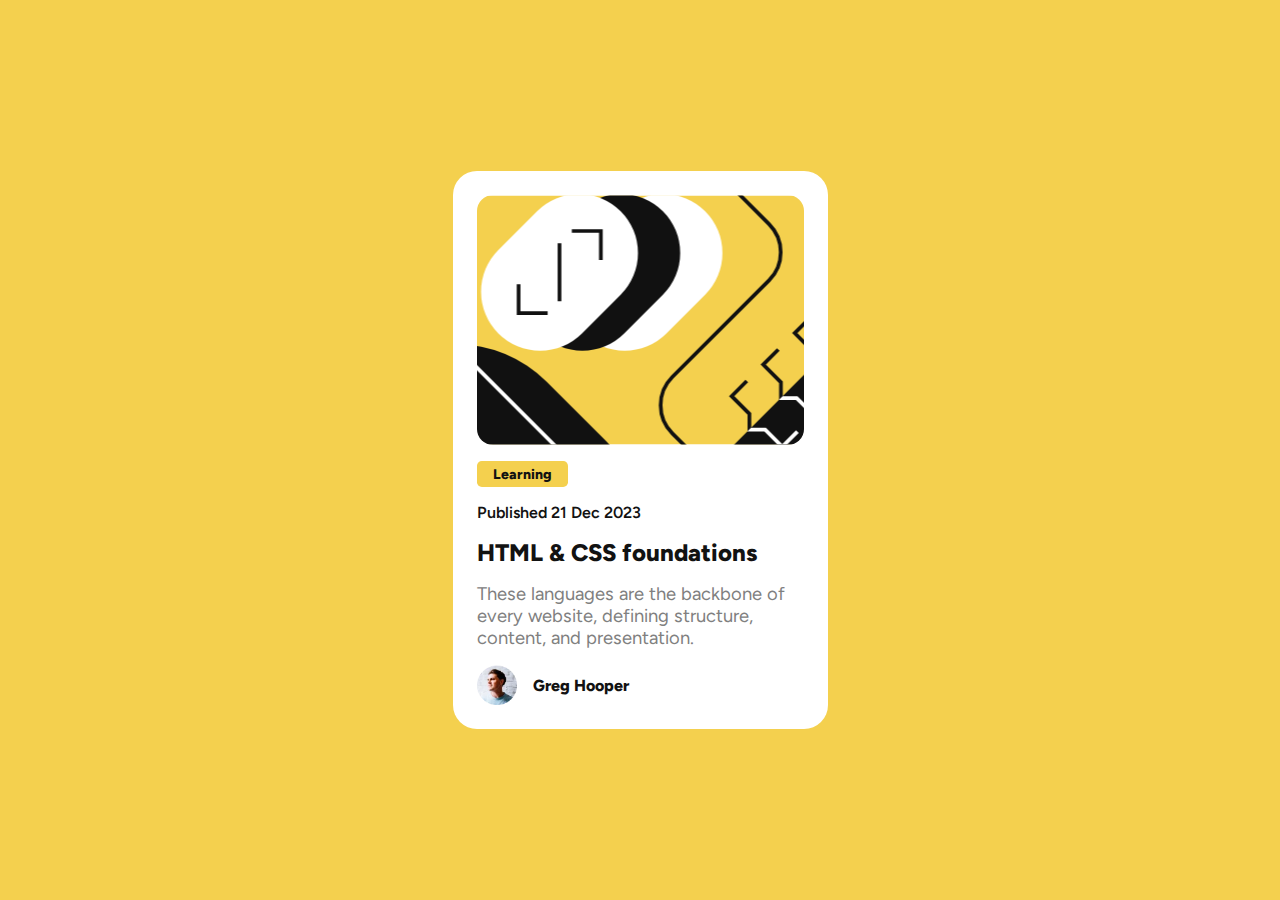
<file: blog-preview-card-main/index.html>
<!DOCTYPE html>
<html lang="en">
<head>
  <meta charset="UTF-8">
  <meta name="viewport" content="width=device-width, initial-scale=1.0"> <!-- displays site properly based on user's device -->

  <link rel="icon" type="image/png" sizes="32x32" href="./assets/images/favicon-32x32.png">
  <link rel="stylesheet" href="index.css">
  <title>Frontend Mentor | Blog preview card</title>

</head>
<body>

  <div class="container">

    <div class="container__img">
      <!-- <img src="./assets/images/illustration-article.svg" alt=""> -->
    </div>

    <h2 class="container__caption">Learning</h2> 
    <p class="container__date margin-block-end">Published 21 Dec 2023</p>
    <h1 class="container__title margin-block-end">HTML & CSS foundations</h1>
    <p class="container__text margin-block-end">These languages are the backbone of every website, defining structure, content, and presentation.
    </p>

    <div class="container__author">
      <div class="container__author-avatar">
        <img src="./assets/images/image-avatar.webp" alt="">
      </div>
      <p class="container__author-name">Greg Hooper</p>
    </div>

  </div>
  
</body>
</html>
</file>
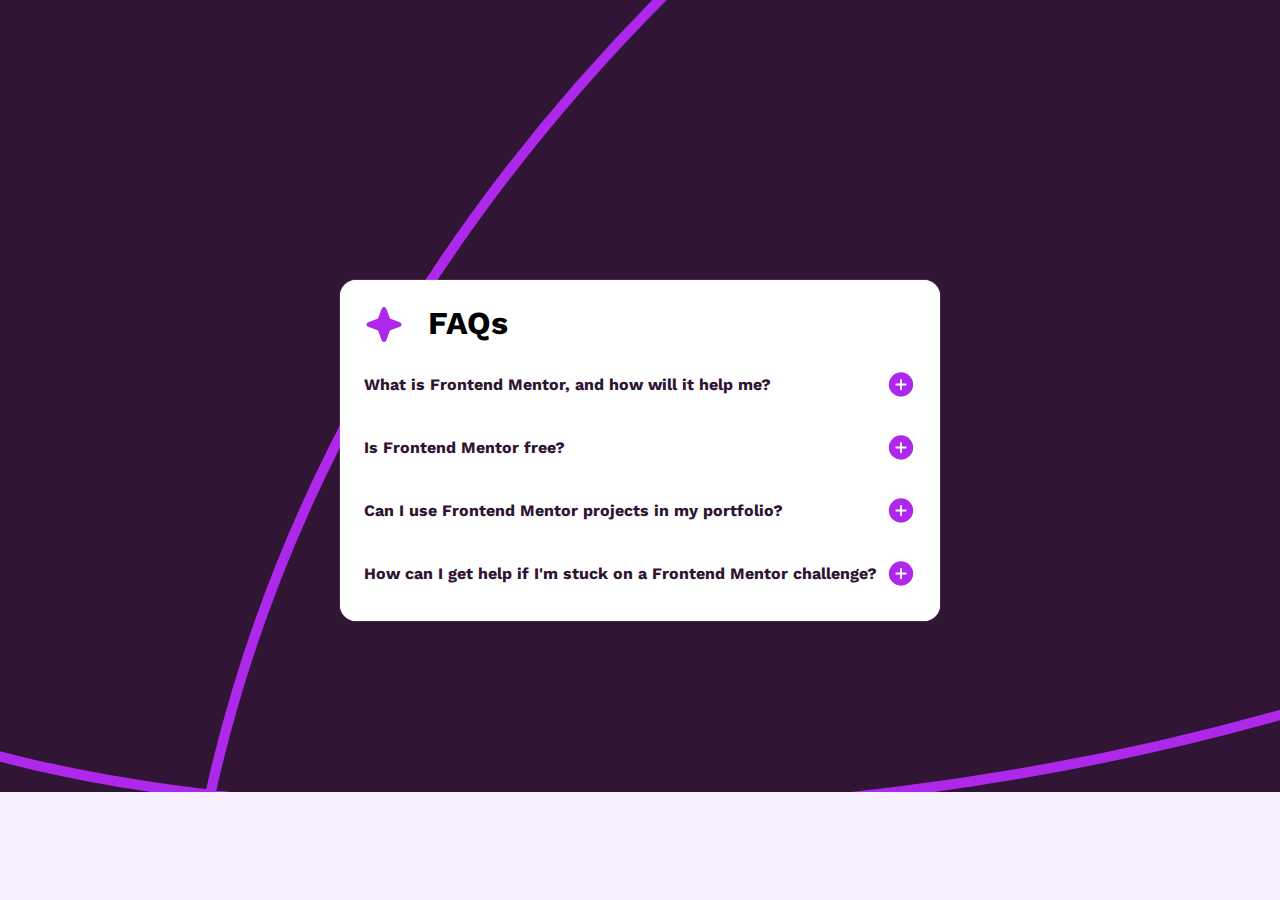
<file: faq-accordion-main/index.html>
<!DOCTYPE html>
<html lang="en">
<head>
  <meta charset="UTF-8">
  <meta name="viewport" content="width=device-width, initial-scale=1.0"> <!-- displays site properly based on user's device -->

  <link rel="icon" type="image/png" sizes="32x32" href="./assets/images/favicon-32x32.png">

  <link rel="stylesheet" href="index.css">
  
  <title>Frontend Mentor | FAQ accordion</title>

</head>
<body>
  <div class="bg-top">
    <img src="./assets/images/background-pattern-mobile.svg" alt="">
  </div>
<div class="card">

  <div class="card__header">
    <img src="./assets/images/icon-star.svg" alt="" class="card__logo">
    <h1 class="card__title">FAQs</h1>
  </div>


  <div class="card__faq">
    <div class="card__questions">
    <h4 class="card__question">What is Frontend Mentor, and how will it help me?</h4>
    <img src="./assets/images/icon-plus.svg" alt="" class="card__accordion-open">
    <img src="./assets/images/icon-minus.svg" alt="" class="card__accordion-close">
    </div>
    <p class="card__answer">Frontend Mentor offers realistic coding challenges to help developers improve their 
  frontend coding skills with projects in HTML, CSS, and JavaScript. It's suitable for 
  all levels and ideal for portfolio building.</p>
  </div>

  <div class="card__faq">
    <div class="card__questions">
    <h4 class="card__question">Is Frontend Mentor free?</h4>
    <img src="./assets/images/icon-plus.svg" alt="" class="card__accordion-open">
    <img src="./assets/images/icon-minus.svg" alt="" class="card__accordion-close">
    </div>
    <p class="card__answer">Yes, Frontend Mentor offers both free and premium coding challenges, with the free 
  option providing access to a range of projects suitable for all skill levels.</p>
  </div>

  <div class="card__faq">
    <div class="card__questions">
    <h4 class="card__question">Can I use Frontend Mentor projects in my portfolio?</h4>
    <img src="./assets/images/icon-plus.svg" alt="" class="card__accordion-open">
    <img src="./assets/images/icon-minus.svg" alt="" class="card__accordion-close">
    </div>
    <p class="card__answer">Yes, you can use projects completed on Frontend Mentor in your portfolio. It's an excellent
  way to showcase your skills to potential employers!</p>
  </div>

  <div class="card__faq">
    <div class="card__questions">
    <h4 class="card__question">How can I get help if I'm stuck on a Frontend Mentor challenge?</h4>
    <img src="./assets/images/icon-plus.svg" alt="" class="card__accordion-open" id="open-answer">
    <img src="./assets/images/icon-minus.svg" alt="" class="card__accordion-close">
    </div>
    <p class="card__answer one">The best place to get help is inside Frontend Mentor's Discord community. There's a help 
  channel where you can ask questions and seek support from other community members.</p>
  </div>

</div>

<script src="./index.js"></script>
</body>
</html>
</file>
<file: blog-preview-card-main/index.css>
@font-face {
    font-family: figtree;
    src: url(./assets/fonts/Figtree-VariableFont_wght.ttf);
}

* {
    padding: 0;
    margin: 0;
    box-sizing: border-box;
}

body {
    font-family: figtree;
    color: hsl(0, 0%, 7%);
    height: 100vh;
    background-color: hsl(47, 88%, 63%);
    display: flex;
    align-items: center;
    justify-content: center;
    padding-inline: 2rem;
}

.container {
    /* max-width: 1440px; */
    max-width: 375px;
    width: 100%;
    padding: 1.5rem;
    background-color: hsl(0, 0%, 100%);
    border-radius: 1.5rem;
}

.container__img {
    /* margin: 0 auto; */
    height: 250px;
    background-image: url(./assets/images/illustration-article.svg);
    background-size: cover;
    background-position: center;
    background-repeat: no-repeat;
    border-radius: 1rem;
}

.container__img img {
    /* display: block; */
    /* width: 100%;
    height: 100%;
    border-radius: 1rem; */
}

.container__caption {
    font-size: .875rem;
    font-weight: 800;
    display: inline-block;
    background-color: hsl(47, 88%, 63%);
    padding: .3rem 1rem;
    margin-block: 1rem;
    border-radius: .3rem;
}

.margin-block-end {
    margin-block-end: 1rem;
}

.container__date {
    font-weight: 600;
}

.container__title {
    font-size: 1.5rem;
    font-weight: 800;
}

.container__text {
    font-size: 1.15rem;
    color: hsl(0, 0%, 50%);
}

.container__author {
    display: flex;
    align-items: center;
    gap: 1rem;
}

.container__author-avatar {
    width: 40px;
    height: 40px;
    border-radius: 50%;
}

.container__author-avatar img {
    width: 100%;
    height: 100%;
}

.container__author-name {
    font-size: 1rem;
    font-weight: 800;
}
</file>
<file: faq-accordion-main/index.css>
@font-face {
  font-family: "Work Sans";
  src: url(./assets/fonts/WorkSans-VariableFont_wght.ttf);
}

* {
  padding: 0;
  margin: 0;
  box-sizing: border-box;
}

body {
    background-color: hsl(275, 100%, 97%);
  position: relative;
  font-family: "Work Sans";
  height: 100vh;
  display: flex;
  align-items: center;
  justify-content: center;
  padding-inline: 2rem;
}

.bg-top {
  position: absolute;
  z-index: -1;
  top: 0;
  width: 100%;
}

.bg-top img {
  width: 100%;
}

.card {
    max-width: 600px;
  background-color: hsl(0, 0%, 100%);
  box-shadow: 0px 0px 1px hsl(275, 100%, 97%);
  padding: 1.5rem;
  border-radius: 1rem;
  display: flex;
  flex-direction: column;
  gap: 1.5rem;
}

.card__header {
  display: flex;
  gap: 1.5rem;
}

.card__questions {
  display: flex;
  align-items: center;
  justify-content: space-between;
  cursor: pointer;
}

.card__question {
    color: hsl(292, 42%, 14%);
    font-weight: 700;
}

.card__answer {
    margin-top: .5rem;
    color: hsl(292, 16%, 49%);
    max-height: 0;
    overflow: hidden;
    transition: max-height 1.2s ease;
}

.active .card__answer {
    max-height: 300px;
}

.card__accordion-close {
  display: none;
}

.active .card__accordion-close {
    display: block;
}
.active .card__accordion-open {
    display: none;
}
</file>
